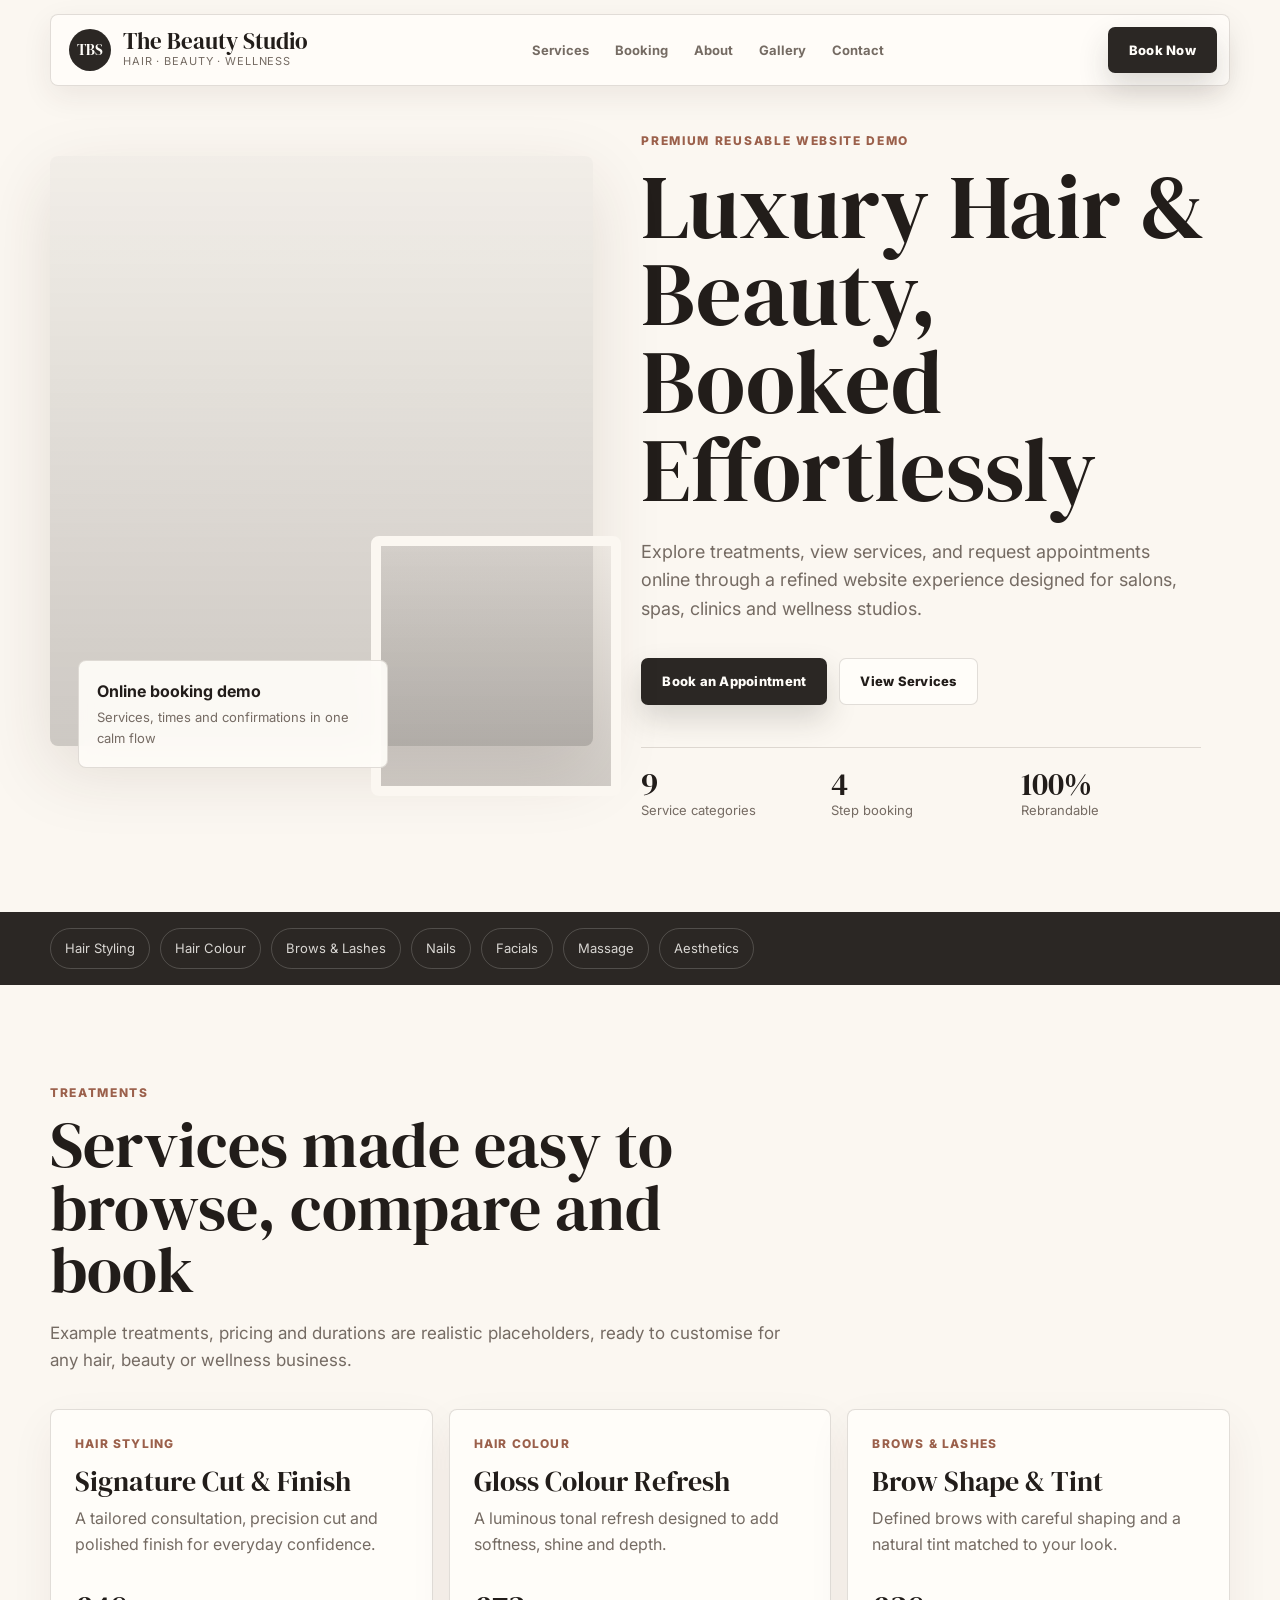
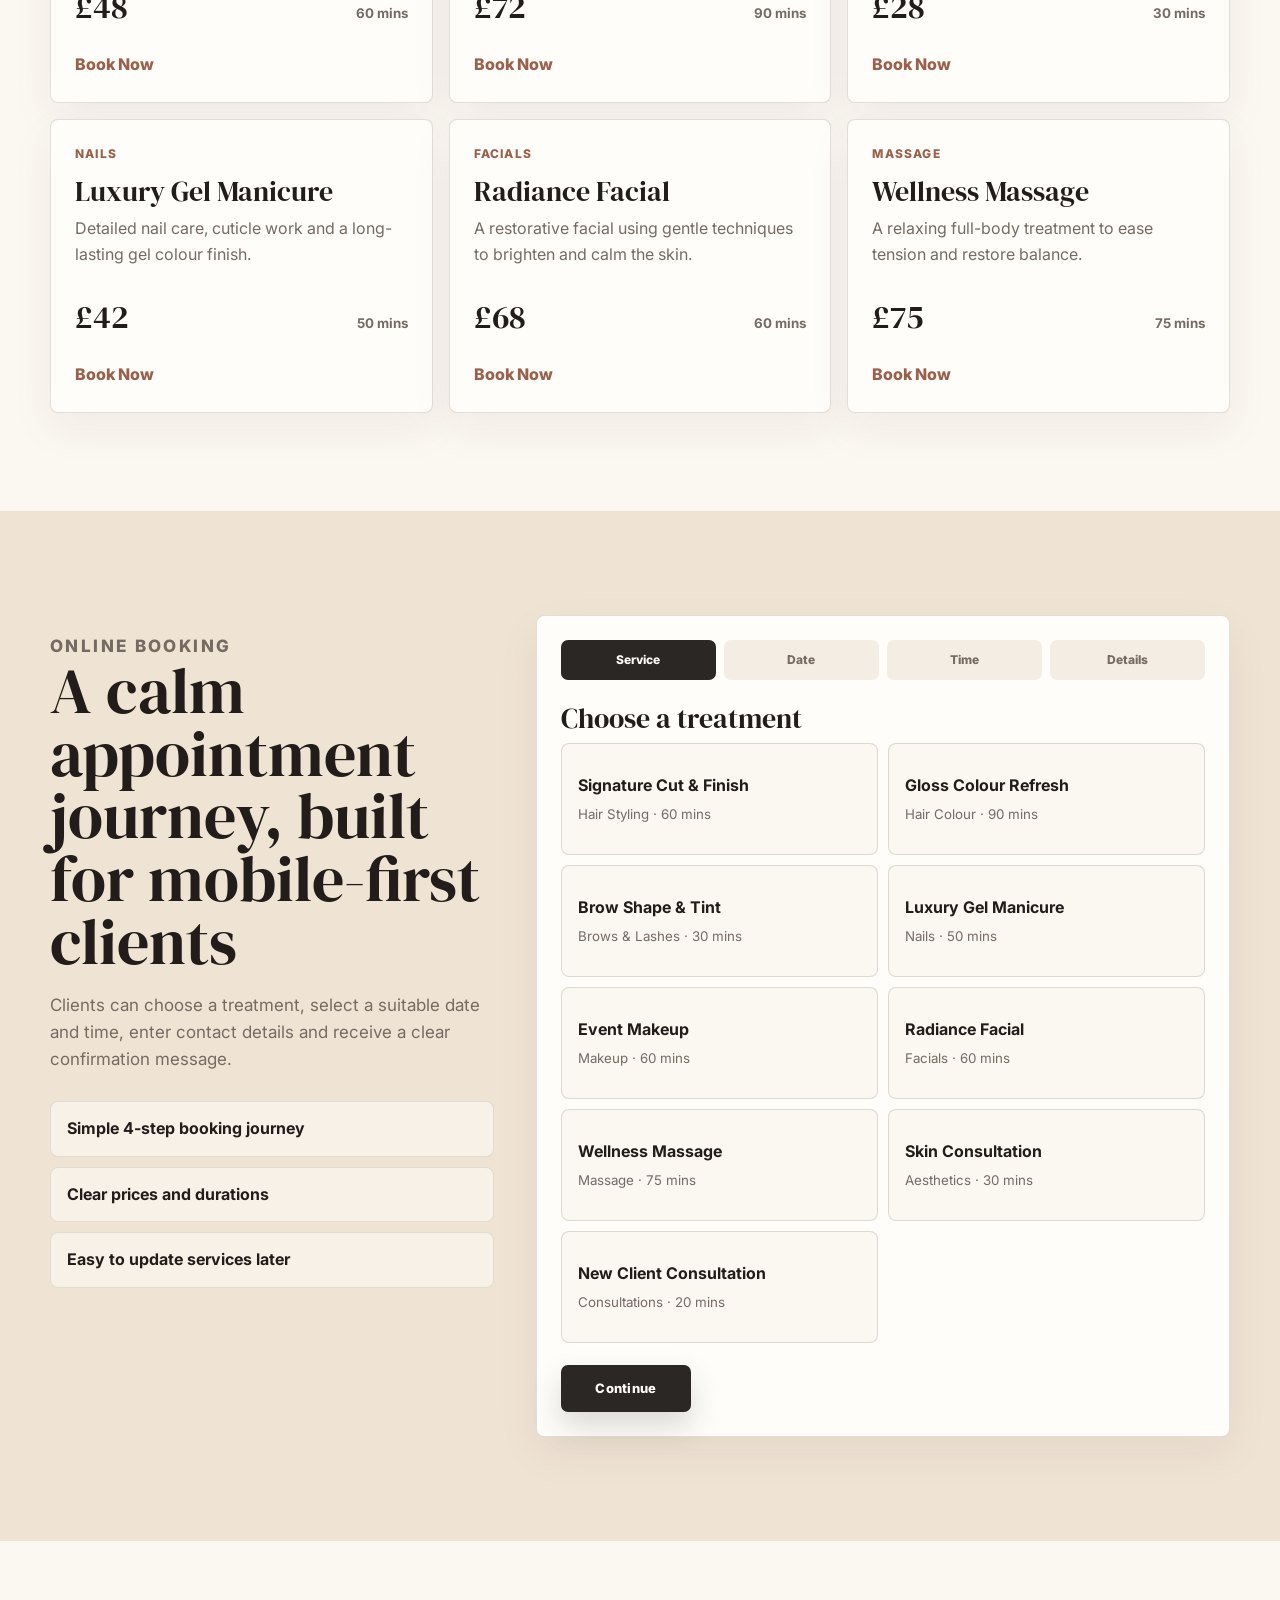
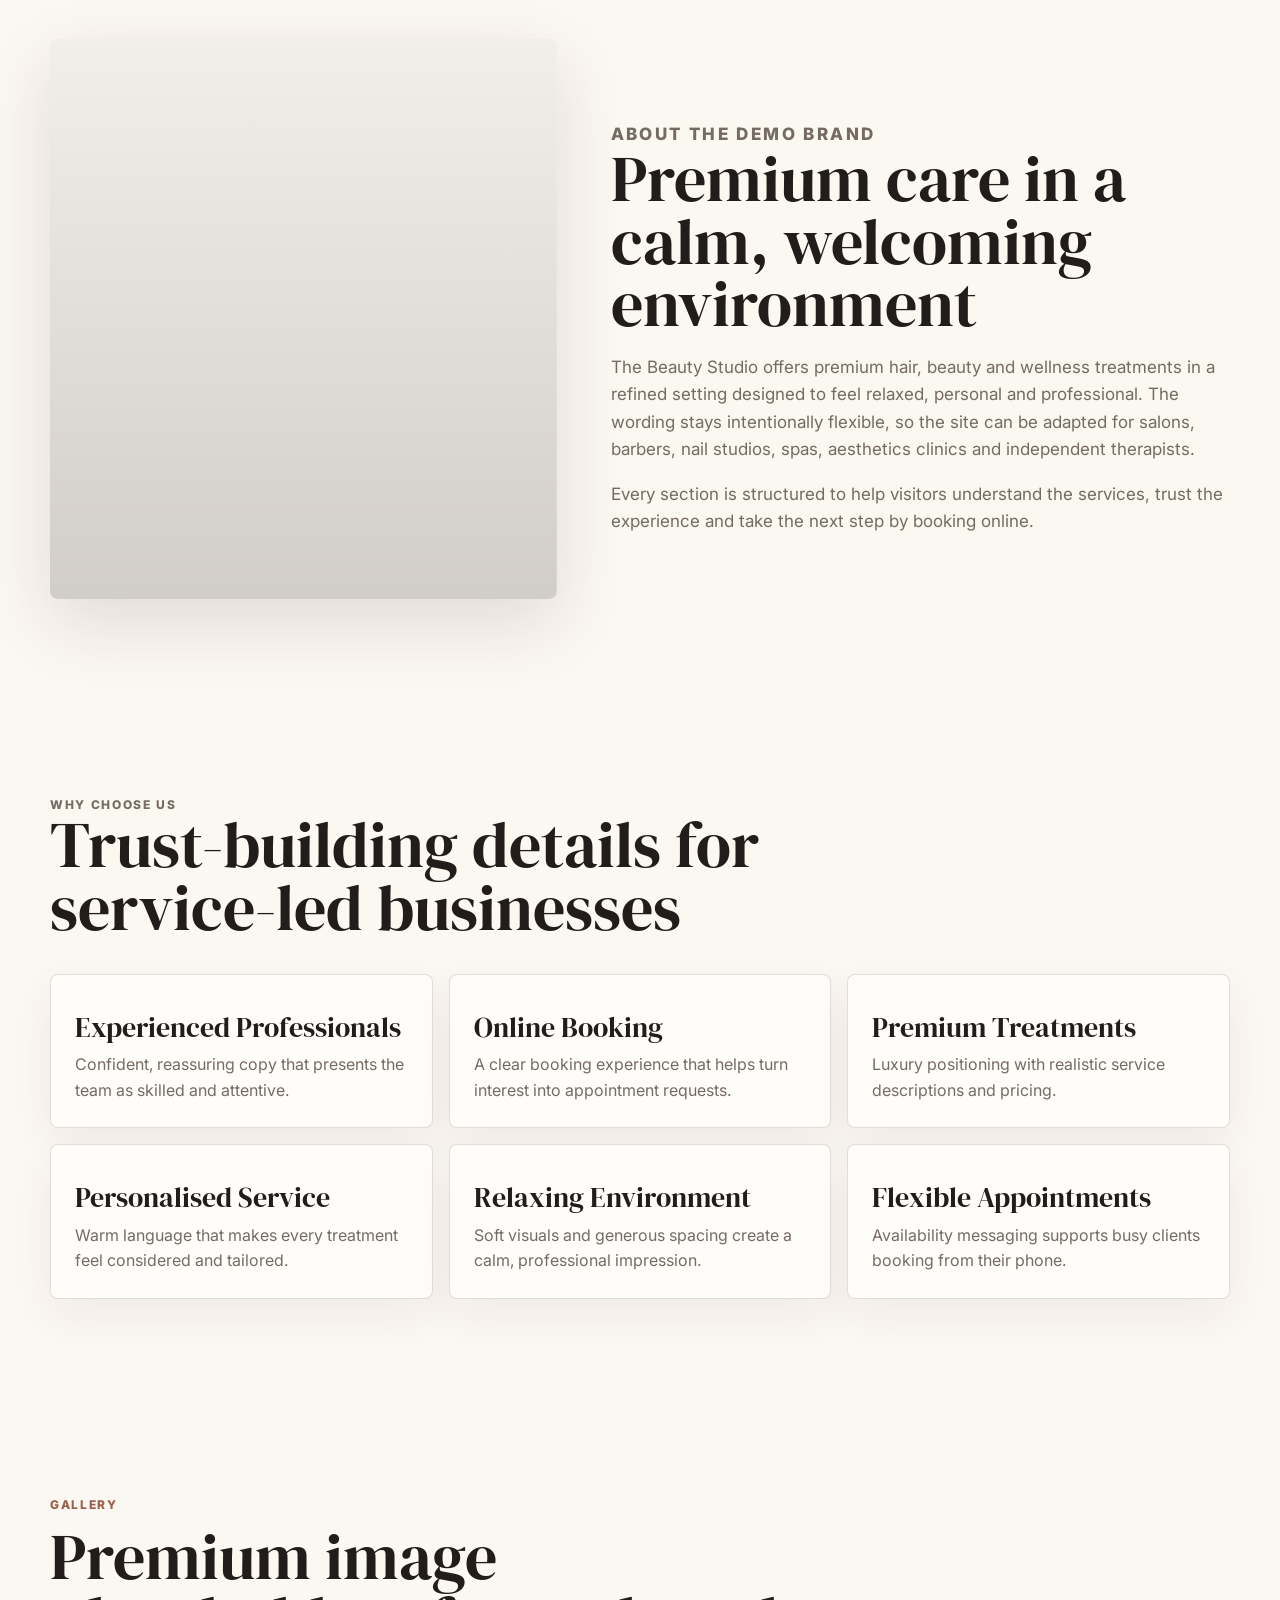
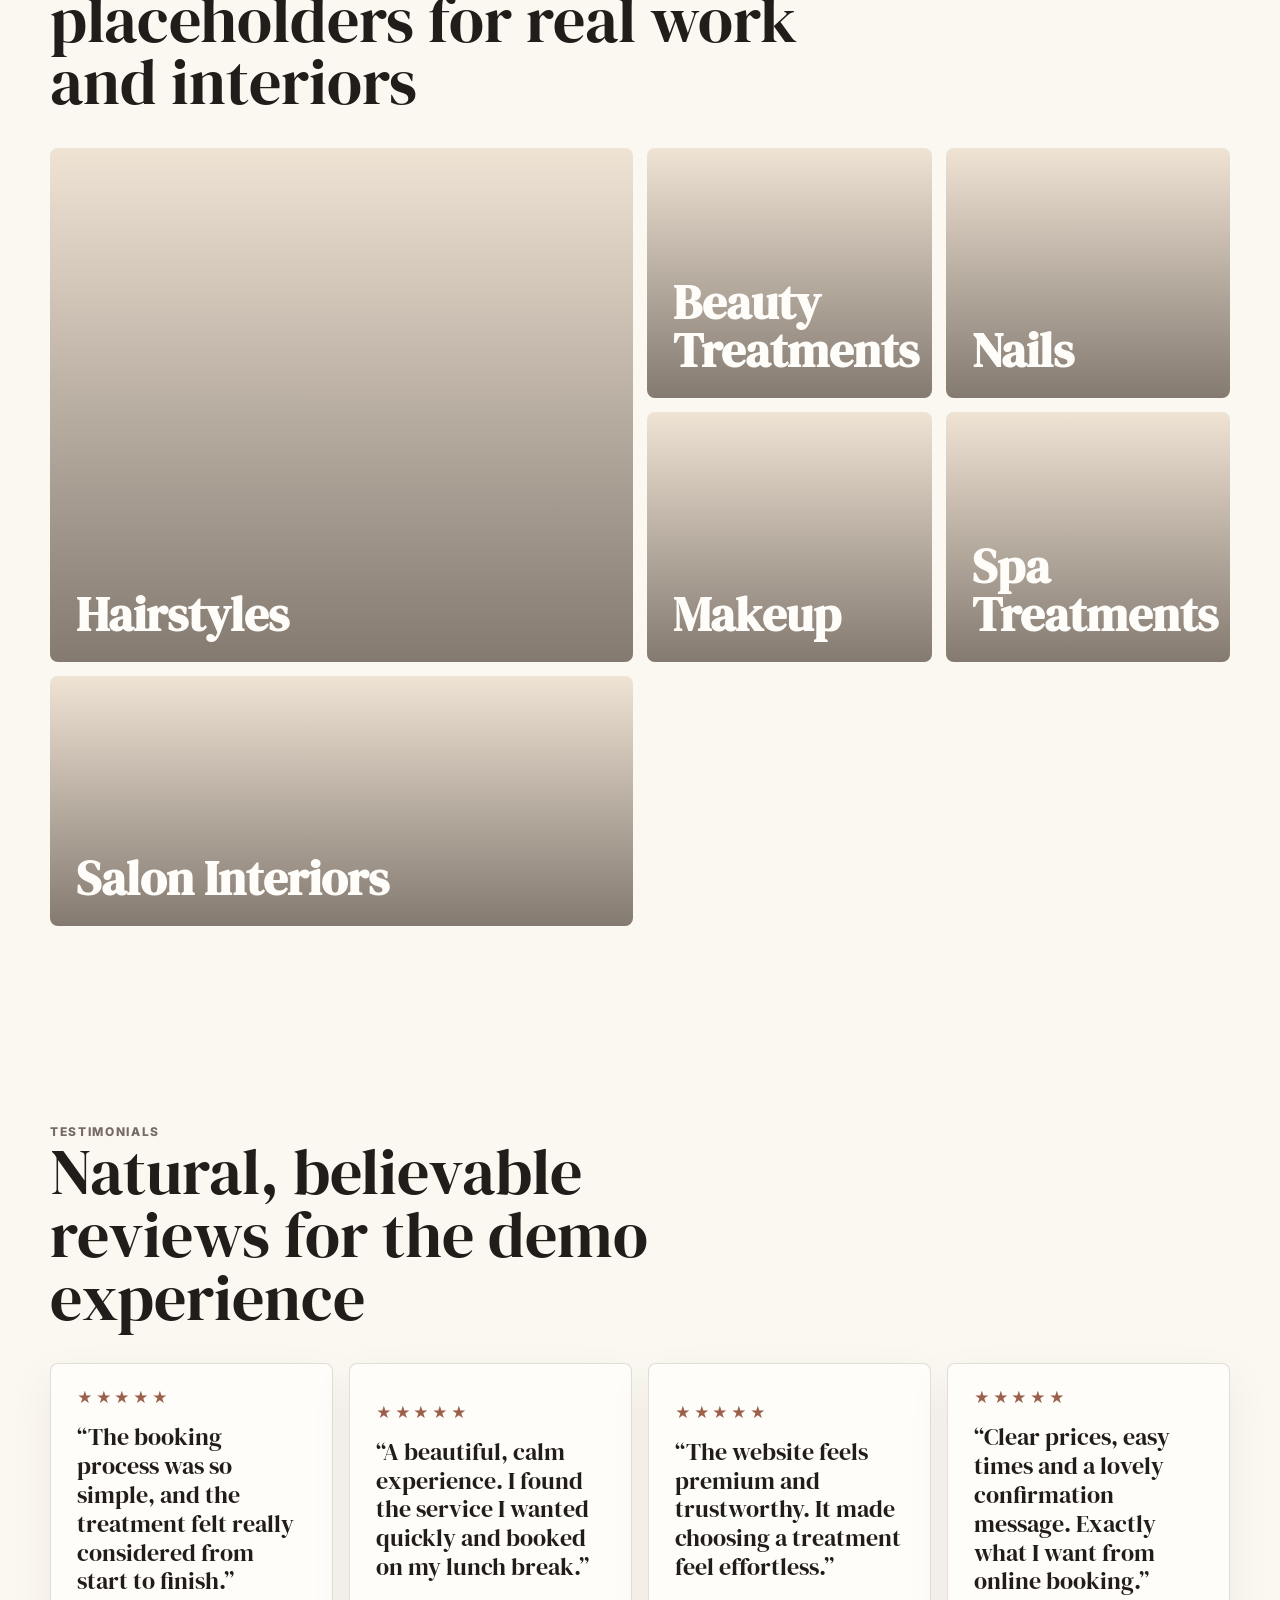
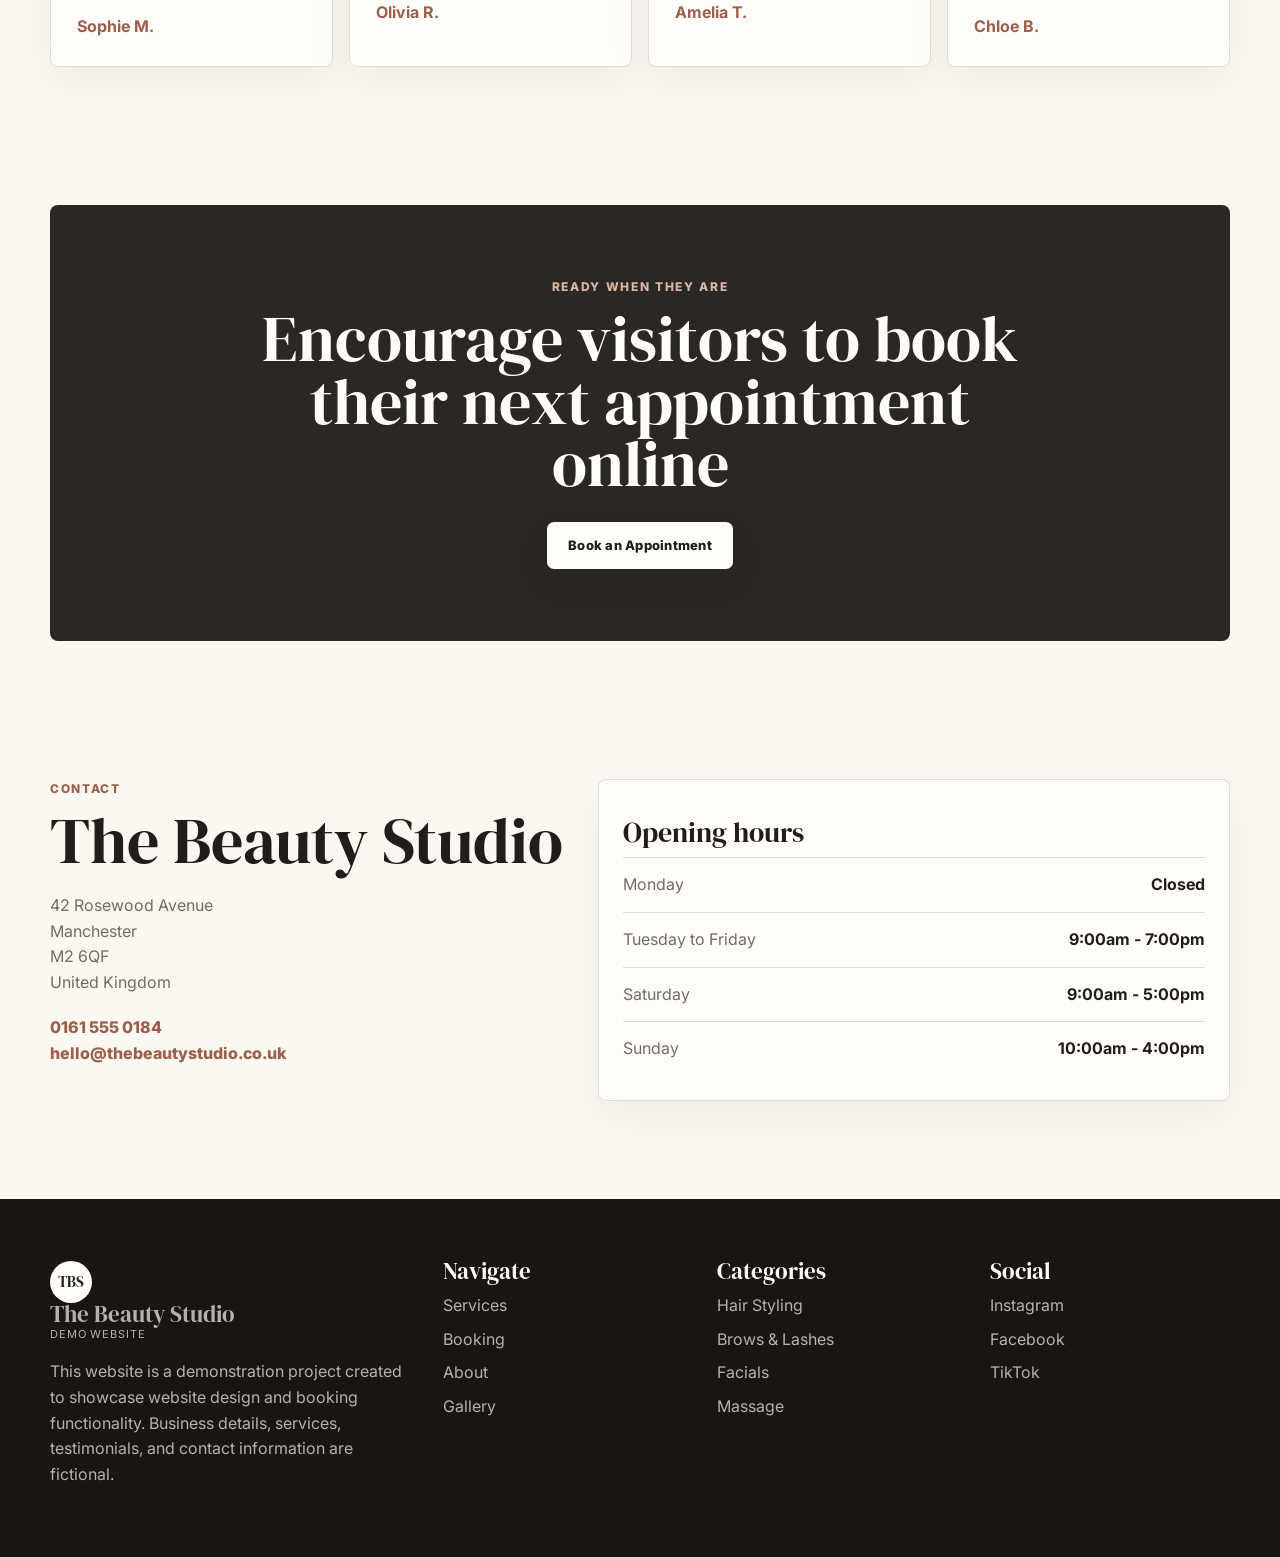
<file: index.html>
<!DOCTYPE html>
<html lang="en">
<head>
  <meta charset="UTF-8" />
  <meta name="viewport" content="width=device-width, initial-scale=1.0" />
  <title>The Beauty Studio | Premium Hair, Beauty & Wellness Demo</title>
  <meta name="description" content="A premium reusable hair, beauty and wellness website demo with elegant service pages and a polished online booking system." />
  <link rel="preconnect" href="https://fonts.googleapis.com" />
  <link rel="preconnect" href="https://fonts.gstatic.com" crossorigin />
  <link rel="preload" as="style" href="https://fonts.googleapis.com/css2?family=DM+Serif+Display:ital@0;1&family=Inter:wght@400;500;600;700&display=swap" onload="this.onload=null;this.rel='stylesheet'" />
  <noscript><link rel="stylesheet" href="https://fonts.googleapis.com/css2?family=DM+Serif+Display:ital@0;1&family=Inter:wght@400;500;600;700&display=swap" /></noscript>
  <link rel="manifest" href="manifest.json" />
  <meta name="theme-color" content="#efe3d4" />
  <meta name="apple-mobile-web-app-title" content="The Beauty Studio" />
  <link rel="stylesheet" href="styles.css" />
</head>
<body>
  <header class="site-header" id="top">
    <nav class="nav" id="nav" aria-label="Main navigation">
      <a class="brand" href="#top" aria-label="The Beauty Studio home">
        <span class="brand__mark">TBS</span>
        <span>
          <strong>The Beauty Studio</strong>
          <small>Hair · Beauty · Wellness</small>
        </span>
      </a>
      <div class="nav__links" id="navLinks">
        <a href="#services">Services</a>
        <a href="#booking">Booking</a>
        <a href="#about">About</a>
        <a href="#gallery">Gallery</a>
        <a href="#contact">Contact</a>
      </div>
      <a class="btn btn--dark nav__cta" href="#booking">Book Now</a>
      <button class="nav__toggle" id="navToggle" type="button" aria-label="Open menu" aria-expanded="false">
        <span></span><span></span>
      </button>
    </nav>
  </header>

  <main>
    <section class="hero">
      <div class="hero__media" aria-hidden="true">
        <div class="hero__image hero__image--main"></div>
        <div class="hero__image hero__image--small"></div>
        <div class="hero__note">
          <strong>Online booking demo</strong>
          <span>Services, times and confirmations in one calm flow</span>
        </div>
      </div>
      <div class="hero__copy">
        <p class="eyebrow">Premium reusable website demo</p>
        <h1>Luxury Hair &amp; Beauty, Booked Effortlessly</h1>
        <p>Explore treatments, view services, and request appointments online through a refined website experience designed for salons, spas, clinics and wellness studios.</p>
        <div class="hero__actions">
          <a class="btn btn--dark" href="#booking">Book an Appointment</a>
          <a class="btn btn--light" href="#services">View Services</a>
        </div>
        <div class="hero__stats" aria-label="Demo highlights">
          <span><strong>9</strong> Service categories</span>
          <span><strong>4</strong> Step booking</span>
          <span><strong>100%</strong> Rebrandable</span>
        </div>
      </div>
    </section>

    <section class="service-strip" aria-label="Service categories">
      <span>Hair Styling</span>
      <span>Hair Colour</span>
      <span>Brows &amp; Lashes</span>
      <span>Nails</span>
      <span>Facials</span>
      <span>Massage</span>
      <span>Aesthetics</span>
    </section>

    <section class="section services" id="services">
      <div class="section__head">
        <p class="eyebrow">Treatments</p>
        <h2>Services made easy to browse, compare and book</h2>
        <p>Example treatments, pricing and durations are realistic placeholders, ready to customise for any hair, beauty or wellness business.</p>
      </div>
      <div class="services__grid">
        <article class="service-card" data-service-link="Signature Cut & Finish">
          <span>Hair Styling</span>
          <h3>Signature Cut &amp; Finish</h3>
          <p>A tailored consultation, precision cut and polished finish for everyday confidence.</p>
          <div><strong>£48</strong><small>60 mins</small></div>
          <a href="#booking">Book Now</a>
        </article>
        <article class="service-card" data-service-link="Gloss Colour Refresh">
          <span>Hair Colour</span>
          <h3>Gloss Colour Refresh</h3>
          <p>A luminous tonal refresh designed to add softness, shine and depth.</p>
          <div><strong>£72</strong><small>90 mins</small></div>
          <a href="#booking">Book Now</a>
        </article>
        <article class="service-card" data-service-link="Brow Shape & Tint">
          <span>Brows &amp; Lashes</span>
          <h3>Brow Shape &amp; Tint</h3>
          <p>Defined brows with careful shaping and a natural tint matched to your look.</p>
          <div><strong>£28</strong><small>30 mins</small></div>
          <a href="#booking">Book Now</a>
        </article>
        <article class="service-card" data-service-link="Luxury Gel Manicure">
          <span>Nails</span>
          <h3>Luxury Gel Manicure</h3>
          <p>Detailed nail care, cuticle work and a long-lasting gel colour finish.</p>
          <div><strong>£42</strong><small>50 mins</small></div>
          <a href="#booking">Book Now</a>
        </article>
        <article class="service-card" data-service-link="Radiance Facial">
          <span>Facials</span>
          <h3>Radiance Facial</h3>
          <p>A restorative facial using gentle techniques to brighten and calm the skin.</p>
          <div><strong>£68</strong><small>60 mins</small></div>
          <a href="#booking">Book Now</a>
        </article>
        <article class="service-card" data-service-link="Wellness Massage">
          <span>Massage</span>
          <h3>Wellness Massage</h3>
          <p>A relaxing full-body treatment to ease tension and restore balance.</p>
          <div><strong>£75</strong><small>75 mins</small></div>
          <a href="#booking">Book Now</a>
        </article>
      </div>
    </section>

    <section class="section booking-section" id="booking">
      <div class="booking-shell">
        <div class="booking-intro">
          <p class="eyebrow">Online booking</p>
          <h2>A calm appointment journey, built for mobile-first clients</h2>
          <p>Clients can choose a treatment, select a suitable date and time, enter contact details and receive a clear confirmation message.</p>
          <ul>
            <li>Simple 4-step booking journey</li>
            <li>Clear prices and durations</li>
            <li>Easy to update services later</li>
          </ul>
        </div>
        <div class="booking-widget" data-booking-widget>
          <div class="booking-progress" aria-label="Booking progress">
            <span class="active">Service</span>
            <span>Date</span>
            <span>Time</span>
            <span>Details</span>
          </div>
          <form class="booking-form">
            <div class="booking-step active" data-step="0">
              <h3>Choose a treatment</h3>
              <div class="booking-options" data-services></div>
            </div>
            <div class="booking-step" data-step="1">
              <h3>Select a date</h3>
              <div class="date-grid" data-dates></div>
            </div>
            <div class="booking-step" data-step="2">
              <h3>Select a time</h3>
              <p class="booking-muted" data-selected-date></p>
              <div class="time-grid" data-times></div>
            </div>
            <div class="booking-step" data-step="3">
              <h3>Your details</h3>
              <div class="booking-summary" data-summary></div>
              <label>Full name<input name="name" type="text" autocomplete="name" required placeholder="Sophie Morgan" /></label>
              <label>Email address<input name="email" type="email" autocomplete="email" required placeholder="sophie@example.com" /></label>
              <label>Phone number<input name="phone" type="tel" autocomplete="tel" required placeholder="07123 456789" /></label>
              <label>Notes<textarea name="notes" rows="3" placeholder="Anything you would like the team to know?"></textarea></label>
            </div>
            <div class="booking-confirmation" data-confirmation hidden>
              <div class="confirmation__icon">✓</div>
              <h3>Booking request received</h3>
              <p>Thank you. This demo shows the confirmation clients would see after requesting an appointment.</p>
              <div data-confirmation-details></div>
            </div>
            <div class="booking-actions">
              <button class="btn btn--light" type="button" data-back>Back</button>
              <button class="btn btn--dark" type="button" data-next>Continue</button>
            </div>
          </form>
        </div>
      </div>
    </section>

    <section class="section split" id="about">
      <div class="split__image"></div>
      <div class="split__copy">
        <p class="eyebrow">About the demo brand</p>
        <h2>Premium care in a calm, welcoming environment</h2>
        <p>The Beauty Studio offers premium hair, beauty and wellness treatments in a refined setting designed to feel relaxed, personal and professional. The wording stays intentionally flexible, so the site can be adapted for salons, barbers, nail studios, spas, aesthetics clinics and independent therapists.</p>
        <p>Every section is structured to help visitors understand the services, trust the experience and take the next step by booking online.</p>
      </div>
    </section>

    <section class="section why">
      <div class="section__head">
        <p class="eyebrow">Why choose us</p>
        <h2>Trust-building details for service-led businesses</h2>
      </div>
      <div class="why__grid">
        <article><h3>Experienced Professionals</h3><p>Confident, reassuring copy that presents the team as skilled and attentive.</p></article>
        <article><h3>Online Booking</h3><p>A clear booking experience that helps turn interest into appointment requests.</p></article>
        <article><h3>Premium Treatments</h3><p>Luxury positioning with realistic service descriptions and pricing.</p></article>
        <article><h3>Personalised Service</h3><p>Warm language that makes every treatment feel considered and tailored.</p></article>
        <article><h3>Relaxing Environment</h3><p>Soft visuals and generous spacing create a calm, professional impression.</p></article>
        <article><h3>Flexible Appointments</h3><p>Availability messaging supports busy clients booking from their phone.</p></article>
      </div>
    </section>

    <section class="section gallery" id="gallery">
      <div class="section__head">
        <p class="eyebrow">Gallery</p>
        <h2>Premium image placeholders for real work and interiors</h2>
      </div>
      <div class="carousel gallery-carousel" data-carousel data-autoplay="4600" aria-label="Gallery carousel">
        <div class="carousel__viewport">
          <div class="carousel__track">
            <div class="gallery__item gallery__item--hair carousel__slide"><span>Hairstyles</span></div>
            <div class="gallery__item gallery__item--beauty carousel__slide"><span>Beauty Treatments</span></div>
            <div class="gallery__item gallery__item--nails carousel__slide"><span>Nails</span></div>
            <div class="gallery__item gallery__item--makeup carousel__slide"><span>Makeup</span></div>
            <div class="gallery__item gallery__item--spa carousel__slide"><span>Spa Treatments</span></div>
            <div class="gallery__item gallery__item--interior carousel__slide"><span>Salon Interiors</span></div>
          </div>
        </div>
        <div class="carousel__controls">
          <button class="carousel__button" type="button" data-carousel-prev aria-label="Previous gallery image">‹</button>
          <div class="carousel__dots" data-carousel-dots></div>
          <button class="carousel__button" type="button" data-carousel-next aria-label="Next gallery image">›</button>
        </div>
      </div>
    </section>

    <section class="section testimonials" id="testimonials">
      <div class="section__head">
        <p class="eyebrow">Testimonials</p>
        <h2>Natural, believable reviews for the demo experience</h2>
      </div>
      <div class="carousel testimonials-carousel" data-carousel data-autoplay="5200" aria-label="Testimonials carousel">
        <div class="carousel__viewport">
          <div class="carousel__track">
            <article class="carousel__slide"><div class="review-stars" aria-label="5 out of 5 stars">★★★★★</div><p>“The booking process was so simple, and the treatment felt really considered from start to finish.”</p><strong>Sophie M.</strong></article>
            <article class="carousel__slide"><div class="review-stars" aria-label="5 out of 5 stars">★★★★★</div><p>“A beautiful, calm experience. I found the service I wanted quickly and booked on my lunch break.”</p><strong>Olivia R.</strong></article>
            <article class="carousel__slide"><div class="review-stars" aria-label="5 out of 5 stars">★★★★★</div><p>“The website feels premium and trustworthy. It made choosing a treatment feel effortless.”</p><strong>Amelia T.</strong></article>
            <article class="carousel__slide"><div class="review-stars" aria-label="5 out of 5 stars">★★★★★</div><p>“Clear prices, easy times and a lovely confirmation message. Exactly what I want from online booking.”</p><strong>Chloe B.</strong></article>
          </div>
        </div>
        <div class="carousel__controls">
          <button class="carousel__button" type="button" data-carousel-prev aria-label="Previous review">‹</button>
          <div class="carousel__dots" data-carousel-dots></div>
          <button class="carousel__button" type="button" data-carousel-next aria-label="Next review">›</button>
        </div>
      </div>
    </section>

    <section class="cta">
      <p class="eyebrow">Ready when they are</p>
      <h2>Encourage visitors to book their next appointment online</h2>
      <a class="btn btn--dark" href="#booking">Book an Appointment</a>
    </section>

    <section class="section contact" id="contact">
      <div>
        <p class="eyebrow">Contact</p>
        <h2>The Beauty Studio</h2>
        <address>
          42 Rosewood Avenue<br />
          Manchester<br />
          M2 6QF<br />
          United Kingdom
        </address>
        <p><a href="tel:01615550184">0161 555 0184</a><br /><a href="mailto:hello@thebeautystudio.co.uk">hello@thebeautystudio.co.uk</a></p>
      </div>
      <div class="hours">
        <h3>Opening hours</h3>
        <p><span>Monday</span><strong>Closed</strong></p>
        <p><span>Tuesday to Friday</span><strong>9:00am - 7:00pm</strong></p>
        <p><span>Saturday</span><strong>9:00am - 5:00pm</strong></p>
        <p><span>Sunday</span><strong>10:00am - 4:00pm</strong></p>
      </div>
    </section>
  </main>

  <footer class="footer">
    <div class="footer__grid">
      <div>
        <a class="brand brand--footer" href="#top">
          <span class="brand__mark">TBS</span>
          <span><strong>The Beauty Studio</strong><small>Demo website</small></span>
        </a>
        <p>This website is a demonstration project created to showcase website design and booking functionality. Business details, services, testimonials, and contact information are fictional.</p>
      </div>
      <div>
        <h3>Navigate</h3>
        <a href="#services">Services</a>
        <a href="#booking">Booking</a>
        <a href="#about">About</a>
        <a href="#gallery">Gallery</a>
      </div>
      <div>
        <h3>Categories</h3>
        <a href="#services">Hair Styling</a>
        <a href="#services">Brows &amp; Lashes</a>
        <a href="#services">Facials</a>
        <a href="#services">Massage</a>
      </div>
      <div>
        <h3>Social</h3>
        <a href="#">Instagram</a>
        <a href="#">Facebook</a>
        <a href="#">TikTok</a>
      </div>
    </div>
  </footer>

  <script src="main.js?v=2"></script>
  <script src="booking.js?v=2"></script>
</body>
</html>
</file>
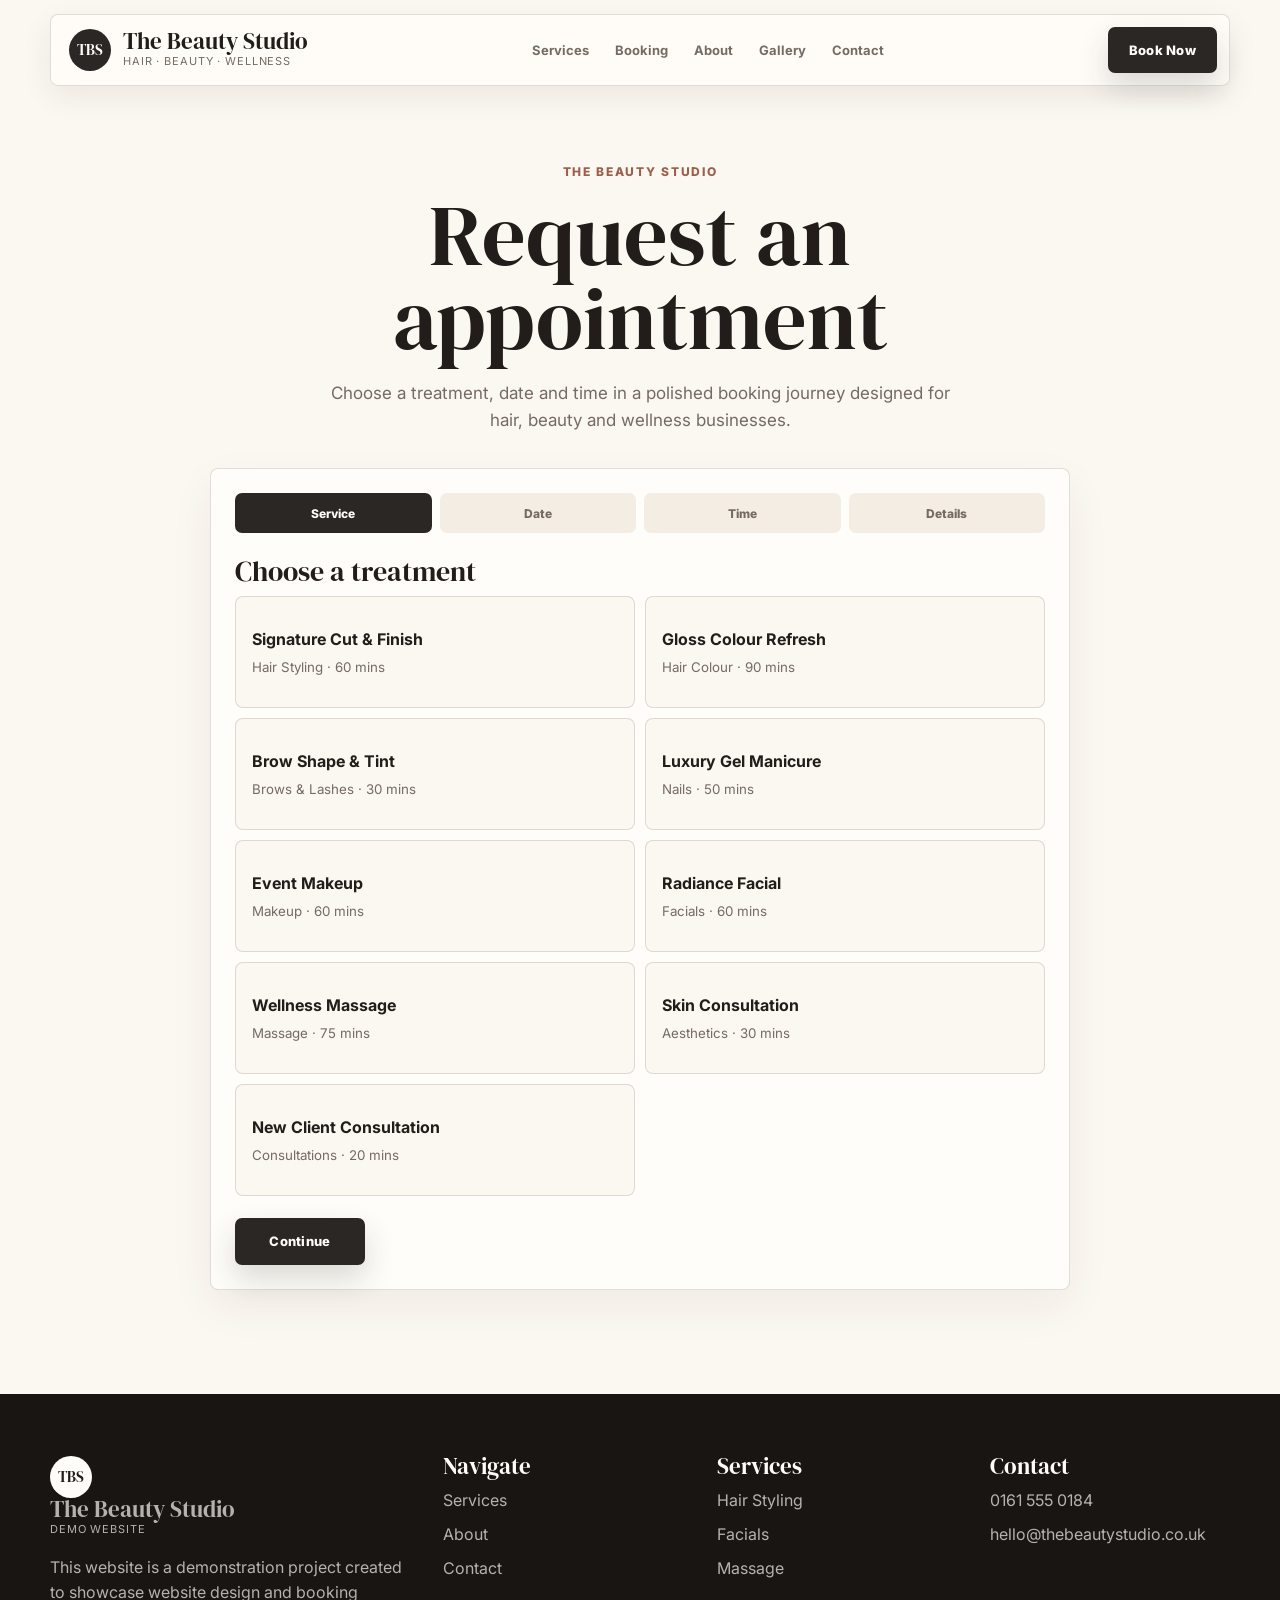
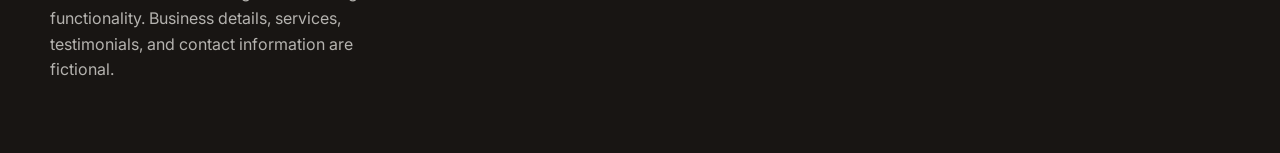
<file: booking.html>
<!DOCTYPE html>
<html lang="en">
<head>
  <meta charset="UTF-8" />
  <meta name="viewport" content="width=device-width, initial-scale=1.0" />
  <title>Book an Appointment | The Beauty Studio Demo</title>
  <meta name="description" content="Book a demo hair, beauty or wellness appointment with The Beauty Studio." />
  <link rel="preconnect" href="https://fonts.googleapis.com" />
  <link rel="preconnect" href="https://fonts.gstatic.com" crossorigin />
  <link rel="preload" as="style" href="https://fonts.googleapis.com/css2?family=DM+Serif+Display:ital@0;1&family=Inter:wght@400;500;600;700&display=swap" onload="this.onload=null;this.rel='stylesheet'" />
  <noscript><link rel="stylesheet" href="https://fonts.googleapis.com/css2?family=DM+Serif+Display:ital@0;1&family=Inter:wght@400;500;600;700&display=swap" /></noscript>
  <link rel="manifest" href="manifest.json" />
  <meta name="theme-color" content="#efe3d4" />
  <link rel="stylesheet" href="styles.css" />
  <link rel="stylesheet" href="booking.css" />
</head>
<body>
  <header class="site-header" id="top">
    <nav class="nav" id="nav" aria-label="Main navigation">
      <a class="brand" href="index.html" aria-label="The Beauty Studio home">
        <span class="brand__mark">TBS</span>
        <span>
          <strong>The Beauty Studio</strong>
          <small>Hair · Beauty · Wellness</small>
        </span>
      </a>
      <div class="nav__links" id="navLinks">
        <a href="index.html#services">Services</a>
        <a href="index.html#booking">Booking</a>
        <a href="index.html#about">About</a>
        <a href="index.html#gallery">Gallery</a>
        <a href="index.html#contact">Contact</a>
      </div>
      <a class="btn btn--dark nav__cta" href="index.html#booking">Book Now</a>
      <button class="nav__toggle" id="navToggle" type="button" aria-label="Open menu" aria-expanded="false">
        <span></span><span></span>
      </button>
    </nav>
  </header>

  <main class="booking-page">
    <section class="booking-hero">
      <p class="eyebrow">The Beauty Studio</p>
      <h1>Request an appointment</h1>
      <p>Choose a treatment, date and time in a polished booking journey designed for hair, beauty and wellness businesses.</p>
    </section>

    <section class="booking-widget booking-widget--page" data-booking-widget>
      <div class="booking-progress" aria-label="Booking progress">
        <span class="active">Service</span>
        <span>Date</span>
        <span>Time</span>
        <span>Details</span>
      </div>
      <form class="booking-form">
        <div class="booking-step active" data-step="0">
          <h3>Choose a treatment</h3>
          <div class="booking-options" data-services></div>
        </div>
        <div class="booking-step" data-step="1">
          <h3>Select a date</h3>
          <div class="date-grid" data-dates></div>
        </div>
        <div class="booking-step" data-step="2">
          <h3>Select a time</h3>
          <p class="booking-muted" data-selected-date></p>
          <div class="time-grid" data-times></div>
        </div>
        <div class="booking-step" data-step="3">
          <h3>Your details</h3>
          <div class="booking-summary" data-summary></div>
          <label>Full name<input name="name" type="text" autocomplete="name" required placeholder="Sophie Morgan" /></label>
          <label>Email address<input name="email" type="email" autocomplete="email" required placeholder="sophie@example.com" /></label>
          <label>Phone number<input name="phone" type="tel" autocomplete="tel" required placeholder="07123 456789" /></label>
          <label>Notes<textarea name="notes" rows="3" placeholder="Anything you would like the team to know?"></textarea></label>
        </div>
        <div class="booking-confirmation" data-confirmation hidden>
          <div class="confirmation__icon">✓</div>
          <h3>Booking request received</h3>
          <p>Thank you. This demo shows the confirmation clients would see after requesting an appointment.</p>
          <div data-confirmation-details></div>
        </div>
        <div class="booking-actions">
          <button class="btn btn--light" type="button" data-back>Back</button>
          <button class="btn btn--dark" type="button" data-next>Continue</button>
        </div>
      </form>
    </section>
  </main>

  <footer class="footer">
    <div class="footer__grid">
      <div>
        <a class="brand brand--footer" href="index.html">
          <span class="brand__mark">TBS</span>
          <span><strong>The Beauty Studio</strong><small>Demo website</small></span>
        </a>
        <p>This website is a demonstration project created to showcase website design and booking functionality. Business details, services, testimonials, and contact information are fictional.</p>
      </div>
      <div>
        <h3>Navigate</h3>
        <a href="index.html#services">Services</a>
        <a href="index.html#about">About</a>
        <a href="index.html#contact">Contact</a>
      </div>
      <div>
        <h3>Services</h3>
        <a href="index.html#services">Hair Styling</a>
        <a href="index.html#services">Facials</a>
        <a href="index.html#services">Massage</a>
      </div>
      <div>
        <h3>Contact</h3>
        <a href="tel:01615550184">0161 555 0184</a>
        <a href="mailto:hello@thebeautystudio.co.uk">hello@thebeautystudio.co.uk</a>
      </div>
    </div>
  </footer>

  <script src="main.js?v=2"></script>
  <script src="booking.js?v=2"></script>
</body>
</html>
</file>
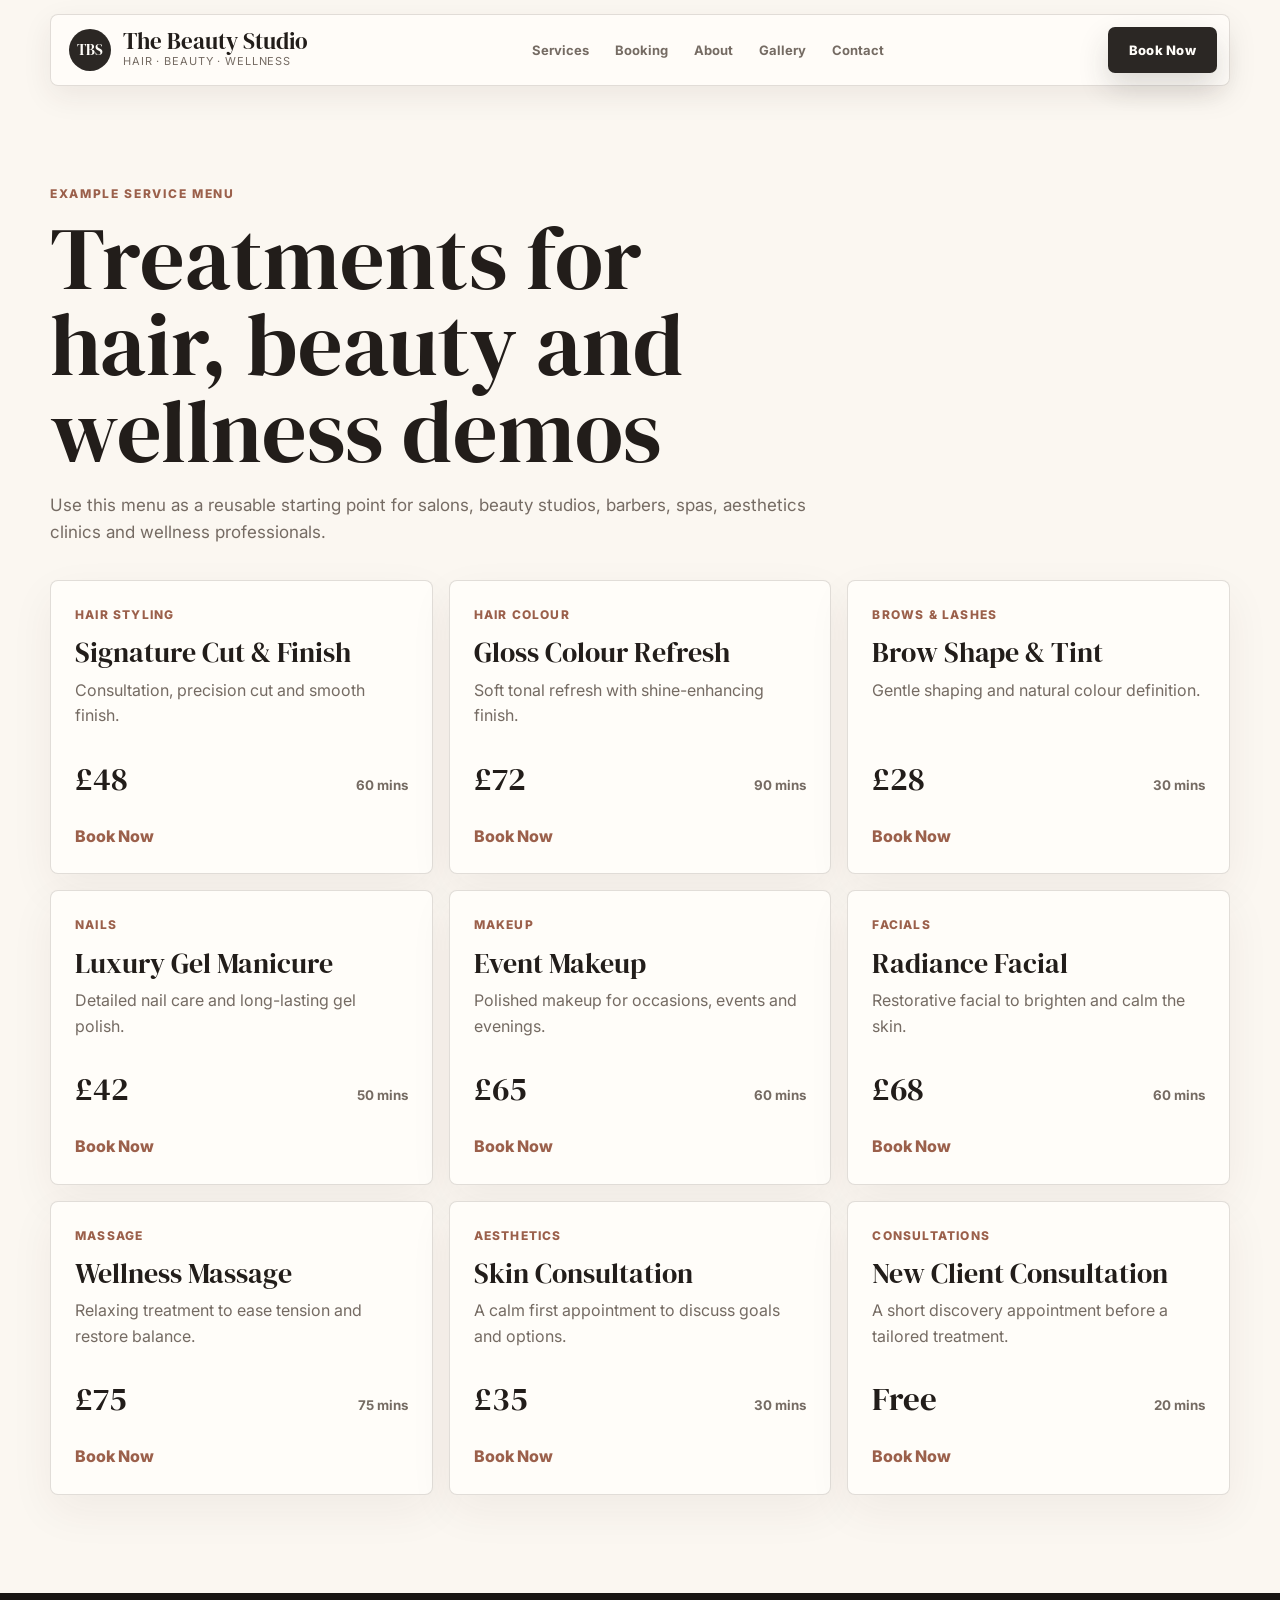
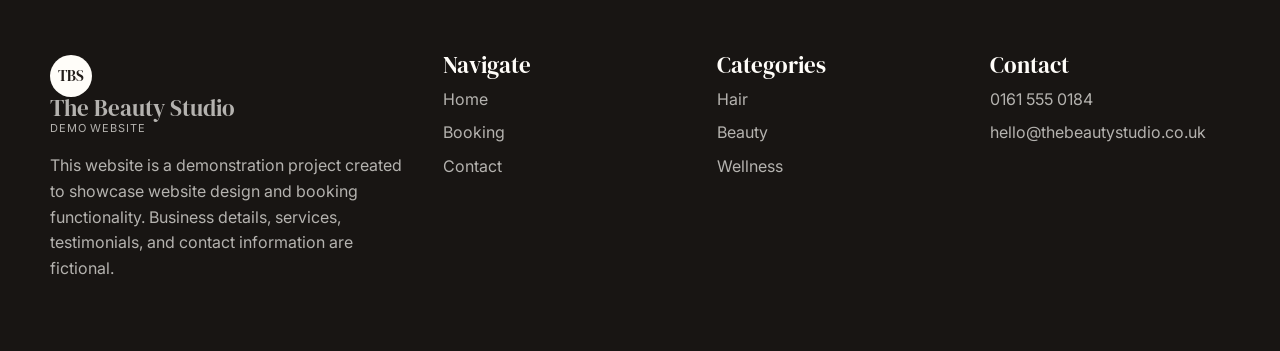
<file: services.html>
<!DOCTYPE html>
<html lang="en">
<head>
  <meta charset="UTF-8" />
  <meta name="viewport" content="width=device-width, initial-scale=1.0" />
  <title>Services | The Beauty Studio Demo</title>
  <meta name="description" content="Reusable example hair, beauty and wellness service menu for The Beauty Studio demo website." />
  <link rel="preconnect" href="https://fonts.googleapis.com" />
  <link rel="preconnect" href="https://fonts.gstatic.com" crossorigin />
  <link rel="preload" as="style" href="https://fonts.googleapis.com/css2?family=DM+Serif+Display:ital@0;1&family=Inter:wght@400;500;600;700&display=swap" onload="this.onload=null;this.rel='stylesheet'" />
  <noscript><link rel="stylesheet" href="https://fonts.googleapis.com/css2?family=DM+Serif+Display:ital@0;1&family=Inter:wght@400;500;600;700&display=swap" /></noscript>
  <link rel="stylesheet" href="styles.css" />
</head>
<body>
  <header class="site-header" id="top">
    <nav class="nav" aria-label="Main navigation">
      <a class="brand" href="index.html">
        <span class="brand__mark">TBS</span>
        <span><strong>The Beauty Studio</strong><small>Hair · Beauty · Wellness</small></span>
      </a>
      <div class="nav__links" id="navLinks">
        <a href="index.html#services">Services</a>
        <a href="index.html#booking">Booking</a>
        <a href="index.html#about">About</a>
        <a href="index.html#gallery">Gallery</a>
        <a href="index.html#contact">Contact</a>
      </div>
      <a class="btn btn--dark nav__cta" href="booking.html">Book Now</a>
      <button class="nav__toggle" id="navToggle" type="button" aria-label="Open menu" aria-expanded="false">
        <span></span><span></span>
      </button>
    </nav>
  </header>

  <main>
    <section class="section">
      <div class="section__head">
        <p class="eyebrow">Example service menu</p>
        <h1 class="services-page-title">Treatments for hair, beauty and wellness demos</h1>
        <p>Use this menu as a reusable starting point for salons, beauty studios, barbers, spas, aesthetics clinics and wellness professionals.</p>
      </div>
      <div class="services__grid">
        <article class="service-card"><span>Hair Styling</span><h3>Signature Cut &amp; Finish</h3><p>Consultation, precision cut and smooth finish.</p><div><strong>£48</strong><small>60 mins</small></div><a href="booking.html">Book Now</a></article>
        <article class="service-card"><span>Hair Colour</span><h3>Gloss Colour Refresh</h3><p>Soft tonal refresh with shine-enhancing finish.</p><div><strong>£72</strong><small>90 mins</small></div><a href="booking.html">Book Now</a></article>
        <article class="service-card"><span>Brows &amp; Lashes</span><h3>Brow Shape &amp; Tint</h3><p>Gentle shaping and natural colour definition.</p><div><strong>£28</strong><small>30 mins</small></div><a href="booking.html">Book Now</a></article>
        <article class="service-card"><span>Nails</span><h3>Luxury Gel Manicure</h3><p>Detailed nail care and long-lasting gel polish.</p><div><strong>£42</strong><small>50 mins</small></div><a href="booking.html">Book Now</a></article>
        <article class="service-card"><span>Makeup</span><h3>Event Makeup</h3><p>Polished makeup for occasions, events and evenings.</p><div><strong>£65</strong><small>60 mins</small></div><a href="booking.html">Book Now</a></article>
        <article class="service-card"><span>Facials</span><h3>Radiance Facial</h3><p>Restorative facial to brighten and calm the skin.</p><div><strong>£68</strong><small>60 mins</small></div><a href="booking.html">Book Now</a></article>
        <article class="service-card"><span>Massage</span><h3>Wellness Massage</h3><p>Relaxing treatment to ease tension and restore balance.</p><div><strong>£75</strong><small>75 mins</small></div><a href="booking.html">Book Now</a></article>
        <article class="service-card"><span>Aesthetics</span><h3>Skin Consultation</h3><p>A calm first appointment to discuss goals and options.</p><div><strong>£35</strong><small>30 mins</small></div><a href="booking.html">Book Now</a></article>
        <article class="service-card"><span>Consultations</span><h3>New Client Consultation</h3><p>A short discovery appointment before a tailored treatment.</p><div><strong>Free</strong><small>20 mins</small></div><a href="booking.html">Book Now</a></article>
      </div>
    </section>
  </main>

  <footer class="footer">
    <div class="footer__grid">
      <div>
        <a class="brand brand--footer" href="index.html">
          <span class="brand__mark">TBS</span>
          <span><strong>The Beauty Studio</strong><small>Demo website</small></span>
        </a>
        <p>This website is a demonstration project created to showcase website design and booking functionality. Business details, services, testimonials, and contact information are fictional.</p>
      </div>
      <div><h3>Navigate</h3><a href="index.html">Home</a><a href="booking.html">Booking</a><a href="index.html#contact">Contact</a></div>
      <div><h3>Categories</h3><a href="#top">Hair</a><a href="#top">Beauty</a><a href="#top">Wellness</a></div>
      <div><h3>Contact</h3><a href="tel:01615550184">0161 555 0184</a><a href="mailto:hello@thebeautystudio.co.uk">hello@thebeautystudio.co.uk</a></div>
    </div>
  </footer>

  <script src="main.js"></script>
</body>
</html>
</file>
<file: styles.css>
:root {
  --ink: #221d1a;
  --muted: #756b63;
  --line: rgba(73, 56, 45, 0.16);
  --cream: #fbf7f1;
  --warm: #efe3d4;
  --blush: #d8b8a5;
  --sage: #a8ad9a;
  --clay: #9b604b;
  --charcoal: #2b2724;
  --white: #fffdf9;
  --shadow: 0 24px 70px rgba(60, 42, 32, 0.13);
  --serif: "DM Serif Display", Georgia, serif;
  --sans: "Inter", system-ui, -apple-system, BlinkMacSystemFont, "Segoe UI", sans-serif;
}

* { box-sizing: border-box; }

html {
  scroll-behavior: smooth;
}

body {
  margin: 0;
  font-family: var(--sans);
  color: var(--ink);
  background: var(--cream);
  line-height: 1.6;
  overflow-x: hidden;
}

body.menu-open {
  overflow: hidden;
}

img { max-width: 100%; display: block; }
a { color: inherit; text-decoration: none; }
button, input, textarea { font: inherit; }

.site-header {
  position: sticky;
  top: 0;
  z-index: 20;
  padding: 14px 20px 0;
}

.nav {
  width: min(1180px, 100%);
  height: 72px;
  margin: 0 auto;
  padding: 0 12px 0 18px;
  display: flex;
  align-items: center;
  justify-content: space-between;
  gap: 18px;
  background: rgba(255, 253, 249, 0.84);
  border: 1px solid var(--line);
  border-radius: 8px;
  backdrop-filter: blur(18px);
  box-shadow: 0 10px 30px rgba(60, 42, 32, 0.08);
}

.brand {
  display: inline-flex;
  align-items: center;
  gap: 12px;
  min-width: max-content;
}

.brand__mark {
  width: 42px;
  height: 42px;
  display: grid;
  place-items: center;
  border-radius: 50%;
  background: var(--charcoal);
  color: var(--white);
  font-family: var(--serif);
  font-size: 15px;
}

.brand strong {
  display: block;
  font-family: var(--serif);
  font-size: 23px;
  font-weight: 400;
  line-height: 1;
}

.brand small {
  display: block;
  color: var(--muted);
  font-size: 11px;
  letter-spacing: 0.08em;
  text-transform: uppercase;
}

.nav__links {
  display: flex;
  align-items: center;
  justify-content: center;
  gap: 26px;
}

.nav__links a {
  color: var(--muted);
  font-size: 13px;
  font-weight: 700;
}

.nav__links a:hover {
  color: var(--ink);
}

.nav__toggle {
  display: none;
  flex-direction: column;
  align-items: center;
  justify-content: center;
  gap: 5px;
  width: 44px;
  height: 44px;
  border: 1px solid var(--line);
  background: var(--white);
  border-radius: 8px;
}

.nav__toggle span {
  width: 20px;
  height: 2px;
  background: var(--ink);
  display: block;
  transition: transform 0.2s ease, opacity 0.2s ease;
}

.nav__toggle[aria-expanded="true"] span:first-child {
  transform: translateY(3.5px) rotate(45deg);
}

.nav__toggle[aria-expanded="true"] span:last-child {
  transform: translateY(-3.5px) rotate(-45deg);
}

[hidden] {
  display: none !important;
}

.btn {
  min-height: 46px;
  display: inline-flex;
  align-items: center;
  justify-content: center;
  gap: 8px;
  padding: 12px 20px;
  border: 1px solid transparent;
  border-radius: 7px;
  cursor: pointer;
  font-size: 13px;
  font-weight: 800;
  letter-spacing: 0.02em;
  transition: transform 0.2s ease, box-shadow 0.2s ease, background 0.2s ease;
}

.btn:hover {
  transform: translateY(-1px);
}

.btn--dark {
  background: var(--charcoal);
  color: var(--white);
  box-shadow: 0 14px 30px rgba(43, 39, 36, 0.17);
}

.btn--light {
  background: var(--white);
  color: var(--ink);
  border-color: var(--line);
}

.eyebrow {
  margin: 0 0 12px;
  color: var(--clay);
  font-size: 12px;
  font-weight: 800;
  letter-spacing: 0.14em;
  text-transform: uppercase;
}

.hero {
  width: min(1180px, calc(100% - 40px));
  min-height: calc(100vh - 100px);
  margin: 26px auto 0;
  display: grid;
  grid-template-columns: minmax(0, 0.96fr) minmax(0, 1.04fr);
  gap: 48px;
  align-items: center;
  padding-bottom: 72px;
}

.hero__media {
  position: relative;
  min-height: 640px;
}

.hero__image,
.split__image,
.gallery__item {
  background-size: cover;
  background-position: center;
}

.hero__image--main {
  height: 590px;
  border-radius: 8px;
  background-image:
    linear-gradient(180deg, rgba(20, 14, 11, 0.04), rgba(20, 14, 11, 0.20)),
    url("https://images.unsplash.com/photo-1562322140-8baeececf3df?auto=format&fit=crop&w=1200&q=82");
  box-shadow: var(--shadow);
}

.hero__image--small {
  position: absolute;
  right: -28px;
  bottom: 0;
  width: 46%;
  height: 260px;
  border: 10px solid var(--cream);
  border-radius: 8px;
  background-image:
    linear-gradient(180deg, rgba(20, 14, 11, 0.03), rgba(20, 14, 11, 0.18)),
    url("https://images.unsplash.com/photo-1521590832167-7bcbfaa6381f?auto=format&fit=crop&w=800&q=82");
}

.hero__note {
  position: absolute;
  left: 28px;
  bottom: 28px;
  width: min(310px, calc(100% - 56px));
  padding: 18px;
  background: rgba(255, 253, 249, 0.91);
  border: 1px solid var(--line);
  border-radius: 8px;
  backdrop-filter: blur(14px);
}

.hero__note strong,
.hero__note span {
  display: block;
}

.hero__note span {
  color: var(--muted);
  font-size: 13px;
  margin-top: 3px;
}

.hero h1,
.services-page-title,
.section__head h2,
.split__copy h2,
.booking-intro h2,
.cta h2,
.contact h2 {
  margin: 0;
  font-family: var(--serif);
  font-weight: 400;
  line-height: 0.98;
  letter-spacing: 0;
}

.hero h1 {
  max-width: 680px;
  font-size: clamp(56px, 7vw, 104px);
}

.services-page-title {
  max-width: 880px;
  font-size: clamp(48px, 7vw, 88px);
}

.hero__copy > p:not(.eyebrow) {
  max-width: 560px;
  color: var(--muted);
  font-size: 18px;
  margin: 24px 0 0;
}

.hero__actions {
  display: flex;
  flex-wrap: wrap;
  gap: 12px;
  margin-top: 34px;
}

.hero__stats {
  display: grid;
  grid-template-columns: repeat(3, 1fr);
  gap: 10px;
  max-width: 560px;
  margin-top: 42px;
  border-top: 1px solid var(--line);
  padding-top: 20px;
}

.hero__stats span {
  color: var(--muted);
  font-size: 13px;
}

.hero__stats strong {
  display: block;
  color: var(--ink);
  font-family: var(--serif);
  font-size: 32px;
  font-weight: 400;
  line-height: 1;
}

.service-strip {
  display: flex;
  gap: 10px;
  overflow: auto;
  padding: 16px max(20px, calc((100vw - 1180px) / 2));
  background: var(--charcoal);
  color: var(--white);
  scrollbar-width: none;
}

.service-strip span {
  flex: 0 0 auto;
  padding: 9px 14px;
  border: 1px solid rgba(255, 253, 249, 0.18);
  border-radius: 999px;
  color: rgba(255, 253, 249, 0.82);
  font-size: 13px;
}

.section {
  width: min(1180px, calc(100% - 40px));
  margin: 0 auto;
  padding: 98px 0;
}

.section__head {
  max-width: 760px;
  margin-bottom: 34px;
}

.section__head h2,
.booking-intro h2,
.split__copy h2,
.cta h2,
.contact h2 {
  font-size: clamp(38px, 5vw, 68px);
}

.section__head p:last-child,
.booking-intro p,
.split__copy p {
  color: var(--muted);
  font-size: 17px;
  margin: 18px 0 0;
}

.services__grid,
.why__grid {
  display: grid;
  grid-template-columns: repeat(3, 1fr);
  gap: 16px;
}

.service-card,
.why article,
.testimonials-carousel article,
.booking-widget,
.hours {
  background: var(--white);
  border: 1px solid var(--line);
  border-radius: 8px;
  box-shadow: 0 16px 45px rgba(60, 42, 32, 0.06);
}

.service-card {
  min-height: 292px;
  padding: 24px;
  display: flex;
  flex-direction: column;
}

.service-card span {
  color: var(--clay);
  font-size: 12px;
  font-weight: 800;
  text-transform: uppercase;
  letter-spacing: 0.1em;
}

.service-card h3,
.why h3,
.hours h3,
.booking-step h3,
.confirmation__icon + h3,
.footer h3 {
  margin: 14px 0 10px;
  font-family: var(--serif);
  font-size: 28px;
  font-weight: 400;
  line-height: 1.05;
}

.service-card p,
.why p,
.testimonials p {
  color: var(--muted);
  margin: 0;
}

.service-card div {
  display: flex;
  align-items: baseline;
  justify-content: space-between;
  gap: 18px;
  margin-top: auto;
  padding-top: 24px;
}

.service-card strong {
  font-family: var(--serif);
  font-size: 33px;
  font-weight: 400;
}

.service-card small {
  color: var(--muted);
  font-weight: 700;
}

.service-card a {
  margin-top: 18px;
  color: var(--clay);
  font-weight: 800;
}

.booking-section {
  width: 100%;
  max-width: none;
  padding: 104px max(20px, calc((100vw - 1180px) / 2));
  background: var(--warm);
}

.booking-shell {
  display: grid;
  grid-template-columns: minmax(0, 0.78fr) minmax(0, 1.22fr);
  gap: 42px;
  align-items: start;
}

.booking-intro {
  position: sticky;
  top: 110px;
}

.booking-intro ul {
  display: grid;
  gap: 10px;
  padding: 0;
  margin: 28px 0 0;
  list-style: none;
}

.booking-intro li {
  padding: 14px 16px;
  background: rgba(255, 253, 249, 0.54);
  border: 1px solid rgba(73, 56, 45, 0.12);
  border-radius: 8px;
  font-weight: 700;
}

.booking-widget {
  padding: 24px;
}

.booking-progress {
  display: grid;
  grid-template-columns: repeat(4, 1fr);
  gap: 8px;
  margin-bottom: 24px;
}

.booking-progress span {
  min-height: 40px;
  display: grid;
  place-items: center;
  border-radius: 7px;
  background: #f4ede4;
  color: var(--muted);
  font-size: 12px;
  font-weight: 800;
}

.booking-progress span.active,
.booking-progress span.done {
  background: var(--charcoal);
  color: var(--white);
}

.booking-step {
  display: none;
}

.booking-step.active {
  display: block;
}

.booking-options,
.date-grid,
.time-grid {
  display: grid;
  gap: 10px;
}

.booking-options {
  grid-template-columns: repeat(2, 1fr);
}

.option-card,
.date-card,
.time-card {
  width: 100%;
  border: 1px solid var(--line);
  border-radius: 8px;
  background: var(--cream);
  color: var(--ink);
  cursor: pointer;
  text-align: left;
}

.option-card {
  min-height: 112px;
  padding: 16px;
}

.option-card strong,
.option-card small,
.date-card strong,
.date-card span {
  display: block;
}

.option-card small {
  color: var(--muted);
  margin-top: 5px;
}

.option-card.selected,
.date-card.selected,
.time-card.selected {
  border-color: var(--charcoal);
  background: var(--charcoal);
  color: var(--white);
}

.option-card.selected small,
.date-card.selected span {
  color: rgba(255, 253, 249, 0.72);
}

.date-grid {
  grid-template-columns: repeat(4, 1fr);
}

.date-card,
.time-card {
  min-height: 72px;
  padding: 13px;
  text-align: center;
}

.date-card strong {
  font-family: var(--serif);
  font-size: 28px;
  font-weight: 400;
  line-height: 1;
}

.date-card span,
.booking-muted {
  color: var(--muted);
  font-size: 13px;
}

.time-grid {
  grid-template-columns: repeat(4, 1fr);
}

.time-card {
  display: grid;
  place-items: center;
  font-weight: 800;
}

.booking-summary {
  padding: 14px;
  margin-bottom: 18px;
  background: var(--cream);
  border: 1px solid var(--line);
  border-radius: 8px;
  color: var(--muted);
}

.booking-step label {
  display: grid;
  gap: 7px;
  margin-bottom: 12px;
  color: var(--muted);
  font-size: 13px;
  font-weight: 800;
}

.booking-step input,
.booking-step textarea {
  width: 100%;
  border: 1px solid var(--line);
  border-radius: 7px;
  background: var(--cream);
  color: var(--ink);
  padding: 13px 14px;
  outline: none;
}

.booking-step input:focus,
.booking-step textarea:focus {
  border-color: var(--clay);
  background: var(--white);
}

.booking-actions {
  display: flex;
  justify-content: space-between;
  gap: 12px;
  margin-top: 22px;
}

.booking-actions .btn {
  min-width: 130px;
}

.booking-confirmation {
  text-align: center;
  padding: 28px 10px 10px;
}

.confirmation__icon {
  width: 58px;
  height: 58px;
  display: grid;
  place-items: center;
  margin: 0 auto 14px;
  border-radius: 50%;
  background: var(--sage);
  color: var(--white);
  font-size: 26px;
  font-weight: 900;
}

.booking-confirmation p,
.booking-confirmation div {
  color: var(--muted);
}

.split {
  display: grid;
  grid-template-columns: minmax(0, 0.9fr) minmax(0, 1.1fr);
  gap: 54px;
  align-items: center;
}

.split__image {
  min-height: 560px;
  border-radius: 8px;
  background-image:
    linear-gradient(180deg, rgba(20, 14, 11, 0.04), rgba(20, 14, 11, 0.18)),
    url("https://images.unsplash.com/photo-1600948836101-f9ffda59d250?auto=format&fit=crop&w=1000&q=82");
  box-shadow: var(--shadow);
}

.why__grid article {
  padding: 24px;
}

.carousel {
  position: relative;
}

.carousel__viewport {
  overflow: visible;
  border-radius: 8px;
}

.carousel__track {
  display: grid;
  transform: translateX(0);
  transition: none;
}

.carousel__slide {
  min-width: 100%;
}

.carousel__controls {
  display: none;
  align-items: center;
  justify-content: center;
  gap: 14px;
  margin-top: 18px;
}

.carousel__button {
  width: 44px;
  height: 44px;
  display: grid;
  place-items: center;
  border: 1px solid var(--line);
  border-radius: 50%;
  background: var(--white);
  color: var(--ink);
  cursor: pointer;
  font-size: 28px;
  line-height: 1;
  transition: background 0.2s ease, color 0.2s ease, transform 0.2s ease;
}

.carousel__button:hover {
  background: var(--charcoal);
  color: var(--white);
  transform: translateY(-1px);
}

.carousel__dots {
  display: flex;
  align-items: center;
  justify-content: center;
  gap: 8px;
}

.carousel__dot {
  width: 9px;
  height: 9px;
  border: 0;
  border-radius: 50%;
  background: rgba(43, 39, 36, 0.22);
  cursor: pointer;
  padding: 0;
}

.carousel__dot.active {
  width: 28px;
  border-radius: 999px;
  background: var(--charcoal);
}

.gallery__item {
  position: relative;
  border-radius: 8px;
  overflow: hidden;
  background-color: var(--warm);
  min-height: 250px;
}

.gallery__item::after {
  content: "";
  position: absolute;
  inset: 0;
  background: linear-gradient(180deg, rgba(25, 18, 14, 0), rgba(25, 18, 14, 0.5));
}

.gallery__item span {
  position: absolute;
  left: 26px;
  bottom: 24px;
  z-index: 1;
  color: var(--white);
  font-weight: 800;
  font-size: clamp(24px, 4vw, 48px);
  font-family: var(--serif);
  line-height: 1;
}

.gallery__item--hair {
  grid-column: span 2;
  grid-row: span 2;
  background-image: url("https://images.unsplash.com/photo-1522337360788-8b13dee7a37e?auto=format&fit=crop&w=1000&q=82");
}

.gallery__item--beauty {
  background-image: url("https://images.unsplash.com/photo-1570172619644-dfd03ed5d881?auto=format&fit=crop&w=800&q=82");
}

.gallery__item--nails {
  background-image: url("https://images.unsplash.com/photo-1607779097040-26e80aa78e66?auto=format&fit=crop&w=800&q=82");
}

.gallery__item--makeup {
  background-image: url("https://images.unsplash.com/photo-1487412947147-5cebf100ffc2?auto=format&fit=crop&w=800&q=82");
}

.gallery__item--spa {
  background-image: url("https://images.unsplash.com/photo-1544161515-4ab6ce6db874?auto=format&fit=crop&w=800&q=82");
}

.gallery__item--interior {
  grid-column: span 2;
  background-image: url("https://images.unsplash.com/photo-1633681926022-84c23e8cb2d6?auto=format&fit=crop&w=1000&q=82");
}

.gallery-carousel .carousel__track {
  grid-template-columns: repeat(4, 1fr);
  grid-auto-rows: 250px;
  gap: 14px;
}

.testimonials-carousel .carousel__viewport {
  overflow: visible;
  border-radius: 8px;
}

.testimonials-carousel .carousel__track {
  grid-template-columns: repeat(4, 1fr);
  gap: 16px;
}

.testimonials-carousel article {
  min-height: 290px;
  padding: 26px;
  display: flex;
  flex-direction: column;
  justify-content: center;
}

.review-stars {
  color: var(--clay);
  font-size: 15px;
  letter-spacing: 0.18em;
  line-height: 1;
  margin-bottom: 18px;
}

.testimonials-carousel p {
  margin: 0;
  font-family: var(--serif);
  color: var(--ink);
  font-size: 24px;
  line-height: 1.2;
}

.testimonials strong {
  display: block;
  margin-top: 18px;
  color: var(--clay);
}

.cta {
  margin: 40px auto;
  width: min(1180px, calc(100% - 40px));
  padding: 72px 26px;
  text-align: center;
  background: var(--charcoal);
  color: var(--white);
  border-radius: 8px;
}

.cta .eyebrow {
  color: var(--blush);
}

.cta h2 {
  max-width: 840px;
  margin: 0 auto 26px;
}

.cta .btn--dark {
  background: var(--white);
  color: var(--ink);
}

.contact {
  display: grid;
  grid-template-columns: minmax(0, 0.9fr) minmax(0, 1.1fr);
  gap: 30px;
}

.contact address {
  color: var(--muted);
  font-style: normal;
  margin: 20px 0;
}

.contact a {
  color: var(--clay);
  font-weight: 800;
}

.hours {
  padding: 24px;
}

.hours p {
  display: flex;
  justify-content: space-between;
  gap: 16px;
  padding: 14px 0;
  margin: 0;
  border-top: 1px solid var(--line);
}

.hours span {
  color: var(--muted);
}

.footer {
  padding: 54px max(20px, calc((100vw - 1180px) / 2));
  background: #181513;
  color: var(--white);
}

.footer__grid {
  display: grid;
  grid-template-columns: 1.5fr repeat(3, 1fr);
  gap: 34px;
}

.brand--footer .brand__mark {
  background: var(--white);
  color: var(--ink);
}

.footer p,
.footer a,
.footer small {
  color: rgba(255, 253, 249, 0.68);
}

.footer a {
  display: block;
  margin: 8px 0;
}

.footer h3 {
  font-size: 23px;
  margin-top: 6px;
}

@media (max-width: 980px) {
  .hero,
  .booking-shell,
  .split,
  .contact {
    grid-template-columns: 1fr;
  }

  .hero {
    min-height: auto;
    padding-top: 26px;
  }

  .hero__media {
    min-height: 520px;
    order: 2;
  }

  .hero__image--main {
    height: 490px;
  }

  .booking-intro {
    position: static;
  }

  .services__grid,
  .why__grid {
    grid-template-columns: repeat(2, 1fr);
  }

  .footer__grid {
    grid-template-columns: repeat(2, 1fr);
  }
}

@media (max-width: 760px) {
  .site-header {
    padding: 10px;
  }

  .nav {
    height: 66px;
  }

  .brand strong {
    font-size: 20px;
  }

  .brand small {
    font-size: 10px;
  }

  .nav__links {
    position: fixed;
    inset: 86px 10px auto 10px;
    display: none;
    flex-direction: column;
    align-items: stretch;
    padding: 16px;
    background: var(--white);
    border: 1px solid var(--line);
    border-radius: 8px;
    box-shadow: var(--shadow);
  }

  .nav__links.open {
    display: flex;
  }

  .nav__links a {
    padding: 14px;
    border-bottom: 1px solid var(--line);
  }

  .nav__links a:last-child {
    border-bottom: 0;
  }

  .nav__cta {
    display: none;
  }

  .nav__toggle {
    display: flex;
  }

  .hero,
  .section,
  .cta {
    width: calc(100% - 28px);
  }

  .hero {
    gap: 30px;
    margin-top: 18px;
    padding-bottom: 52px;
  }

  .hero h1 {
    font-size: clamp(48px, 15vw, 70px);
  }

  .hero__copy > p:not(.eyebrow) {
    font-size: 16px;
  }

  .hero__stats {
    grid-template-columns: repeat(3, minmax(0, 1fr));
    gap: 8px;
  }

  .hero__stats span {
    font-size: 12px;
  }

  .hero__stats strong {
    font-size: 25px;
  }

  .hero__media {
    min-height: 420px;
  }

  .hero__image--main {
    height: 380px;
  }

  .hero__image--small {
    right: 10px;
    width: 48%;
    height: 170px;
    border-width: 7px;
  }

  .hero__note {
    left: 14px;
    bottom: 18px;
  }

  .section {
    padding: 70px 0;
  }

  .section__head h2,
  .booking-intro h2,
  .split__copy h2,
  .cta h2,
  .contact h2 {
    font-size: clamp(36px, 12vw, 52px);
  }

  .services__grid,
  .why__grid,
  .booking-options,
  .footer__grid {
    grid-template-columns: 1fr;
  }

  .date-grid,
  .time-grid {
    grid-template-columns: repeat(3, 1fr);
    gap: 8px;
  }

  .date-card,
  .time-card {
    min-height: 60px;
    padding: 8px;
  }

  .date-card strong {
    font-size: 22px;
  }

  .time-card {
    font-size: 13px;
  }

  .booking-section {
    padding: 72px 14px;
  }

  .booking-widget {
    padding: 16px;
  }

  .booking-progress {
    grid-template-columns: repeat(2, 1fr);
  }

  .booking-actions {
    position: sticky;
    bottom: 10px;
    padding-top: 10px;
    background: linear-gradient(rgba(255, 253, 249, 0), var(--white) 35%);
  }

  .booking-actions .btn {
    flex: 1;
    min-width: 0;
  }

  .split__image {
    min-height: 380px;
  }

  .carousel__viewport {
    overflow: hidden;
  }

  .carousel {
    overflow: hidden;
  }

  .carousel__track {
    display: flex;
    gap: 0;
    transition: transform 0.55s cubic-bezier(0.16, 1, 0.3, 1);
    will-change: transform;
  }

  .carousel__slide {
    flex: 0 0 100%;
    min-width: 100%;
  }

  .carousel__controls {
    display: flex;
  }

  .gallery__item {
    min-height: 320px;
  }

  .gallery__item,
  .gallery__item--hair,
  .gallery__item--interior {
    grid-column: auto;
    grid-row: auto;
  }

  .testimonials-carousel article {
    min-height: 330px;
    padding: 26px;
  }

  .testimonials-carousel p {
    font-size: clamp(30px, 10vw, 42px);
  }

  .carousel__controls {
    gap: 10px;
  }

  .carousel__button {
    width: 42px;
    height: 42px;
  }

  .hours p {
    display: grid;
  }
}
</file>
<file: booking.css>
.booking-page {
  width: min(980px, calc(100% - 40px));
  margin: 0 auto;
  padding: 76px 0 104px;
}

.booking-hero {
  max-width: 740px;
  margin: 0 auto 34px;
  text-align: center;
}

.booking-hero h1 {
  margin: 0;
  font-family: var(--serif);
  font-size: clamp(48px, 8vw, 86px);
  font-weight: 400;
  line-height: 0.98;
}

.booking-hero p:last-child {
  max-width: 620px;
  margin: 18px auto 0;
  color: var(--muted);
  font-size: 17px;
}

.booking-widget--page {
  max-width: 860px;
  margin: 0 auto;
}

@media (max-width: 760px) {
  .booking-page {
    width: calc(100% - 28px);
    padding: 48px 0 78px;
  }
}
</file>
